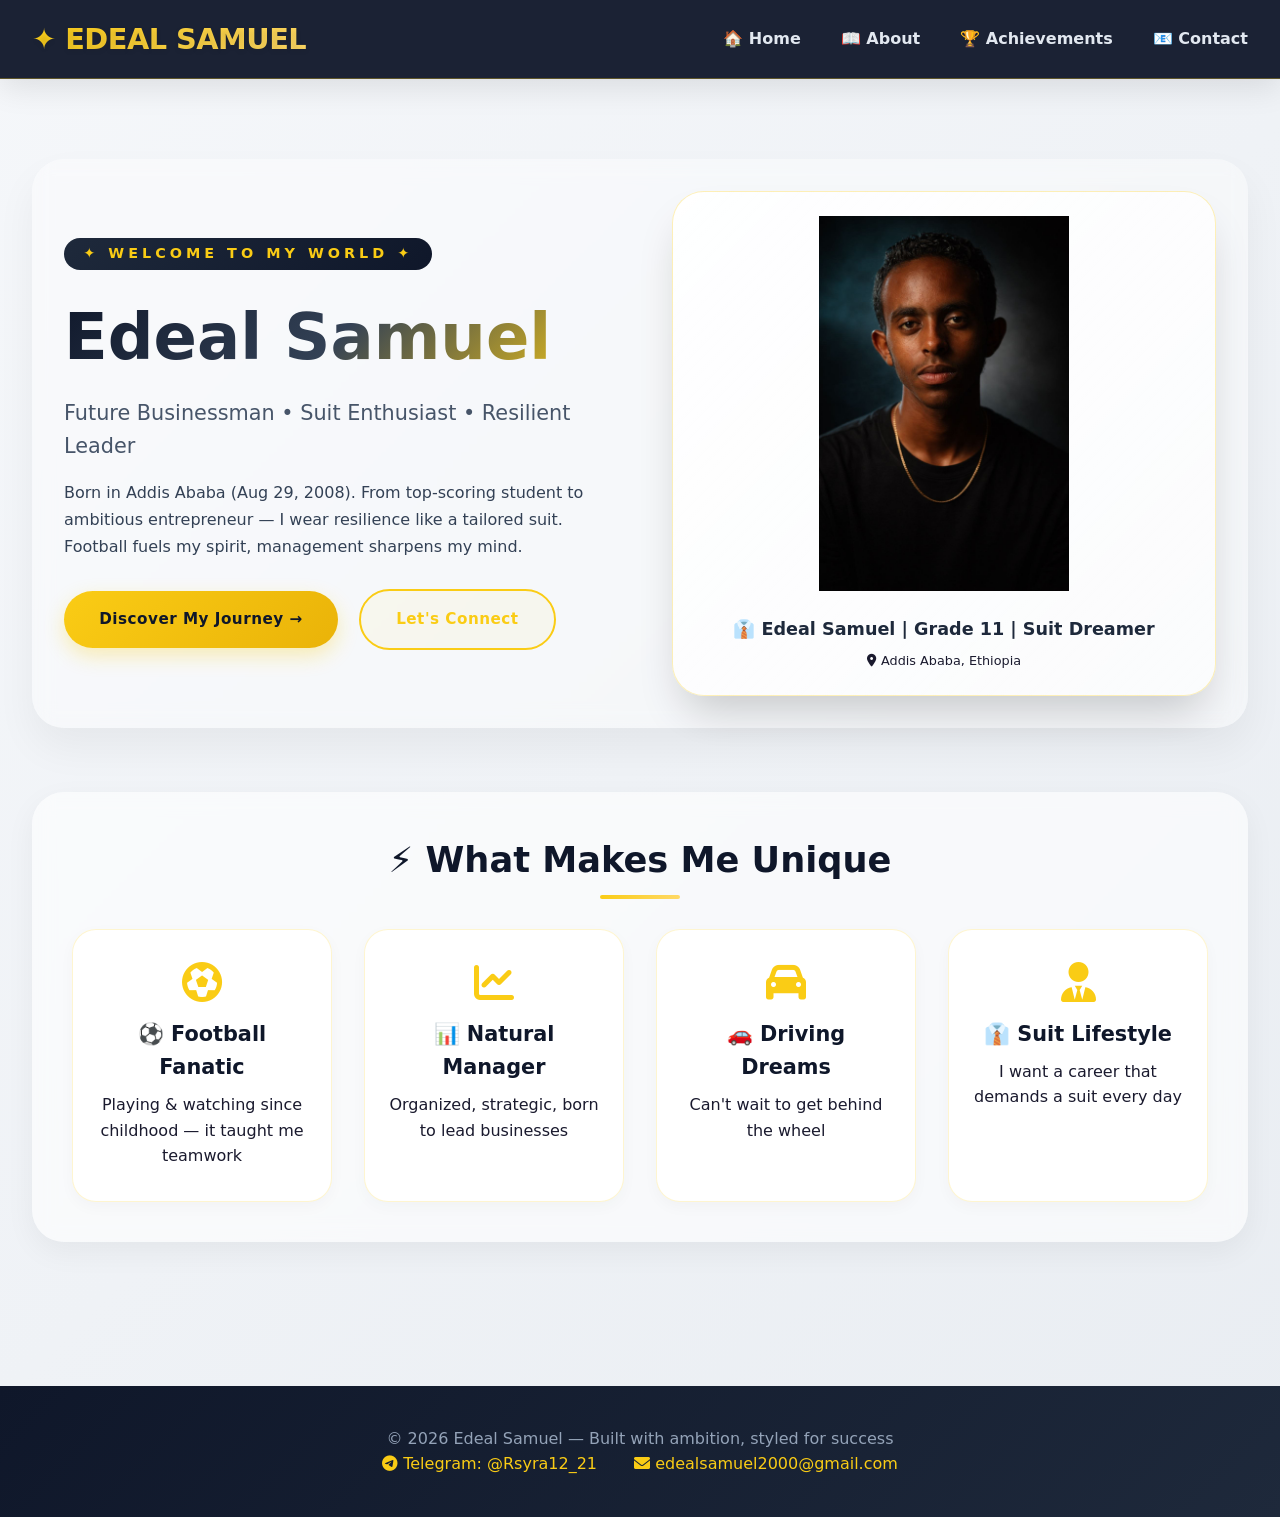
<file: index.html>
<!DOCTYPE html>
<html lang="en">
<head>
    <meta charset="UTF-8">
    <meta name="viewport" content="width=device-width, initial-scale=1.0">
    <title>Edeal Samuel | Aspiring Businessman in a Suit</title>
    <link rel="stylesheet" href="style.css">
    <link rel="stylesheet" href="https://cdnjs.cloudflare.com/ajax/libs/font-awesome/6.0.0-beta3/css/all.min.css">
</head>
<body>
    <nav class="navbar">
        <div class="nav-container">
            <div class="logo"><a href="index.html">✦ EDEAL SAMUEL</a></div>
            <ul class="nav-links">
                <li><a href="index.html" class="nav-item">🏠 Home</a></li>
                <li><a href="about.html" class="nav-item">📖 About</a></li>
                <li><a href="achievements.html" class="nav-item">🏆 Achievements</a></li>
                <li><a href="contact.html" class="nav-item">📧 Contact</a></li>
            </ul>
        </div>
    </nav>

    <main>
        <section class="hero">
            <div class="hero-grid">
                <div class="hero-text">
                    <span class="greeting">✦ WELCOME TO MY WORLD ✦</span>
                    <h1>Edeal Samuel</h1>
                    <p class="tagline">Future Businessman • Suit Enthusiast • Resilient Leader</p>
                    <p class="bio-short">Born in Addis Ababa (Aug 29, 2008). From top-scoring student to ambitious entrepreneur — I wear resilience like a tailored suit. Football fuels my spirit, management sharpens my mind.</p>
                    <a href="about.html" class="btn-primary">Discover My Journey →</a>
                    <a href="contact.html" class="btn-outline">Let's Connect</a>
                </div>
                <div class="hero-image">
                    <div class="photo-frame">
                        <img src="IMG_20260417_225014_917.jpg"style="width: 250px; height: auto;">
                        <div class="photo-caption">👔 Edeal Samuel | Grade 11 | Suit Dreamer</div>
                        <p style="font-size:0.8rem; margin-top:8px;"><i class="fas fa-map-marker-alt"></i> Addis Ababa, Ethiopia</p>
                    </div>
                </div>
            </div>
        </section>

        <section class="home-quick-facts">
            <div class="container">
                <h2>⚡ What Makes Me Unique</h2>
                <div class="facts-grid">
                    <div class="fact-card"><i class="fas fa-futbol"></i><h3>⚽ Football Fanatic</h3><p>Playing & watching since childhood — it taught me teamwork</p></div>
                    <div class="fact-card"><i class="fas fa-chart-line"></i><h3>📊 Natural Manager</h3><p>Organized, strategic, born to lead businesses</p></div>
                    <div class="fact-card"><i class="fas fa-car"></i><h3>🚗 Driving Dreams</h3><p>Can't wait to get behind the wheel</p></div>
                    <div class="fact-card"><i class="fas fa-user-tie"></i><h3>👔 Suit Lifestyle</h3><p>I want a career that demands a suit every day</p></div>
                </div>
            </div>
        </section>
    </main>

    <footer>
        <div class="footer-content">
            <p>© 2026 Edeal Samuel — Built with ambition, styled for success</p>
            <div class="social-links-footer">
                <a href="https://t.me/Rsyra12_21" target="_blank"><i class="fab fa-telegram"></i> Telegram: @Rsyra12_21</a>
                <a href="mailto:edealsamuel2000@gmail.com"><i class="fas fa-envelope"></i> edealsamuel2000@gmail.com</a>
            </div>
        </div>
    </footer>
</body>
</html>
</file>
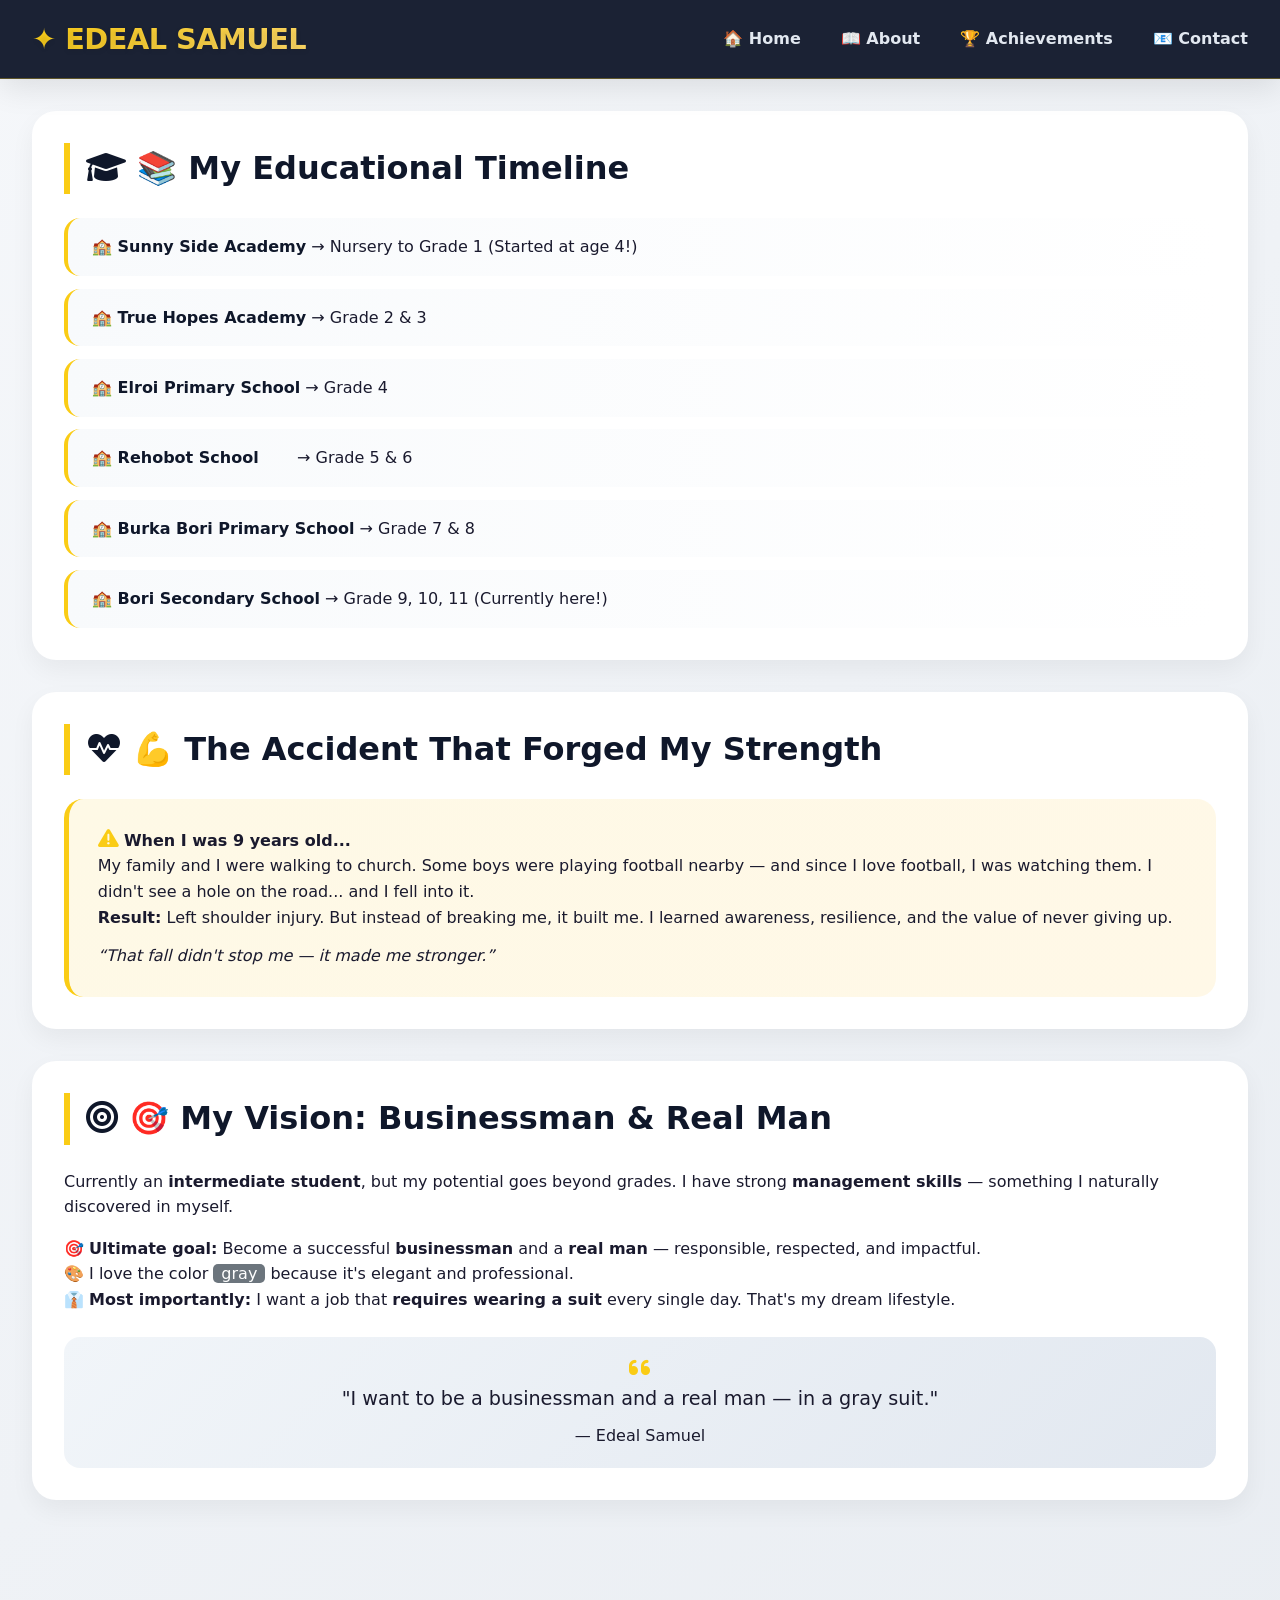
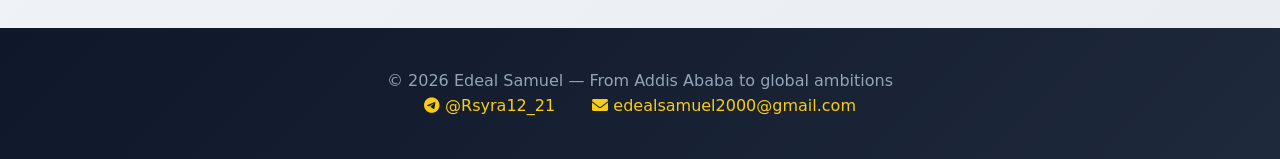
<file: about.html>
<!DOCTYPE html>
<html lang="en">
<head>
    <meta charset="UTF-8">
    <meta name="viewport" content="width=device-width, initial-scale=1.0">
    <title>Edeal Samuel | My Journey & Resilience</title>
    <link rel="stylesheet" href="style.css">
    <link rel="stylesheet" href="https://cdnjs.cloudflare.com/ajax/libs/font-awesome/6.0.0-beta3/css/all.min.css">
</head>
<body>
    <nav class="navbar">
        <div class="nav-container">
            <div class="logo"><a href="index.html">✦ EDEAL SAMUEL</a></div>
            <ul class="nav-links">
                <li><a href="index.html" class="nav-item">🏠 Home</a></li>
                <li><a href="about.html" class="nav-item">📖 About</a></li>
                <li><a href="achievements.html" class="nav-item">🏆 Achievements</a></li>
                <li><a href="contact.html" class="nav-item">📧 Contact</a></li>
            </ul>
        </div>
    </nav>

    <main>
        <div class="about-section">
            <h2><i class="fas fa-graduation-cap"></i> 📚 My Educational Timeline</h2>
            <div class="timeline">
                <div class="school-item"><strong>🏫 Sunny Side Academy</strong> → Nursery to Grade 1 (Started at age 4!)</div>
                <div class="school-item"><strong>🏫 True Hopes Academy</strong> → Grade 2 & 3</div>
                <div class="school-item"><strong>🏫 Elroi Primary School</strong> → Grade 4</div>
                <div class="school-item"><strong>🏫 Rehobot School</strong> → Grade 5 & 6</div>
                <div class="school-item"><strong>🏫 Burka Bori Primary School</strong> → Grade 7 & 8</div>
                <div class="school-item"><strong>🏫 Bori Secondary School</strong> → Grade 9, 10, 11 (Currently here!)</div>
            </div>
        </div>

        <div class="about-section">
            <h2><i class="fas fa-heartbeat"></i> 💪 The Accident That Forged My Strength</h2>
            <div class="accident-story">
                <p><i class="fas fa-exclamation-triangle" style="color:#facc15; font-size:1.3rem;"></i> <strong>When I was 9 years old...</strong></p>
                <p>My family and I were walking to church. Some boys were playing football nearby — and since I love football, I was watching them. I didn't see a hole on the road... and I fell into it.</p>
                <p><strong>Result:</strong> Left shoulder injury. But instead of breaking me, it built me. I learned awareness, resilience, and the value of never giving up.</p>
                <p style="margin-top: 0.8rem; font-style: italic;">“That fall didn't stop me — it made me stronger.”</p>
            </div>
        </div>

        <div class="about-section">
            <h2><i class="fas fa-bullseye"></i> 🎯 My Vision: Businessman & Real Man</h2>
            <p>Currently an <strong>intermediate student</strong>, but my potential goes beyond grades. I have strong <strong>management skills</strong> — something I naturally discovered in myself.</p>
            <p style="margin-top: 1rem;">🎯 <strong>Ultimate goal:</strong> Become a successful <strong>businessman</strong> and a <strong>real man</strong> — responsible, respected, and impactful.</p>
            <p>🎨 I love the color <span style="background:#6c757d; color:white; padding:0 8px; border-radius:5px;">gray</span> because it's elegant and professional.</p>
            <p>👔 <strong>Most importantly:</strong> I want a job that <strong>requires wearing a suit</strong> every single day. That's my dream lifestyle.</p>
            <div style="background:linear-gradient(135deg, #f1f5f9, #e2e8f0); border-radius: 1rem; padding: 1.2rem; margin-top: 1.5rem; text-align:center;">
                <i class="fas fa-quote-left" style="color:#facc15; font-size:1.5rem;"></i>
                <p style="font-size:1.2rem; font-weight:500;">"I want to be a businessman and a real man — in a gray suit."</p>
                <p style="margin-top:0.5rem;">— Edeal Samuel</p>
            </div>
        </div>
    </main>

    <footer>
        <div class="footer-content">
            <p>© 2026 Edeal Samuel — From Addis Ababa to global ambitions</p>
            <div class="social-links-footer">
                <a href="https://t.me/Rsyra12_21" target="_blank"><i class="fab fa-telegram"></i> @Rsyra12_21</a>
                <a href="mailto:edealsamuel2000@gmail.com"><i class="fas fa-envelope"></i> edealsamuel2000@gmail.com</a>
            </div>
        </div>
    </footer>
</body>
</html>
</file>
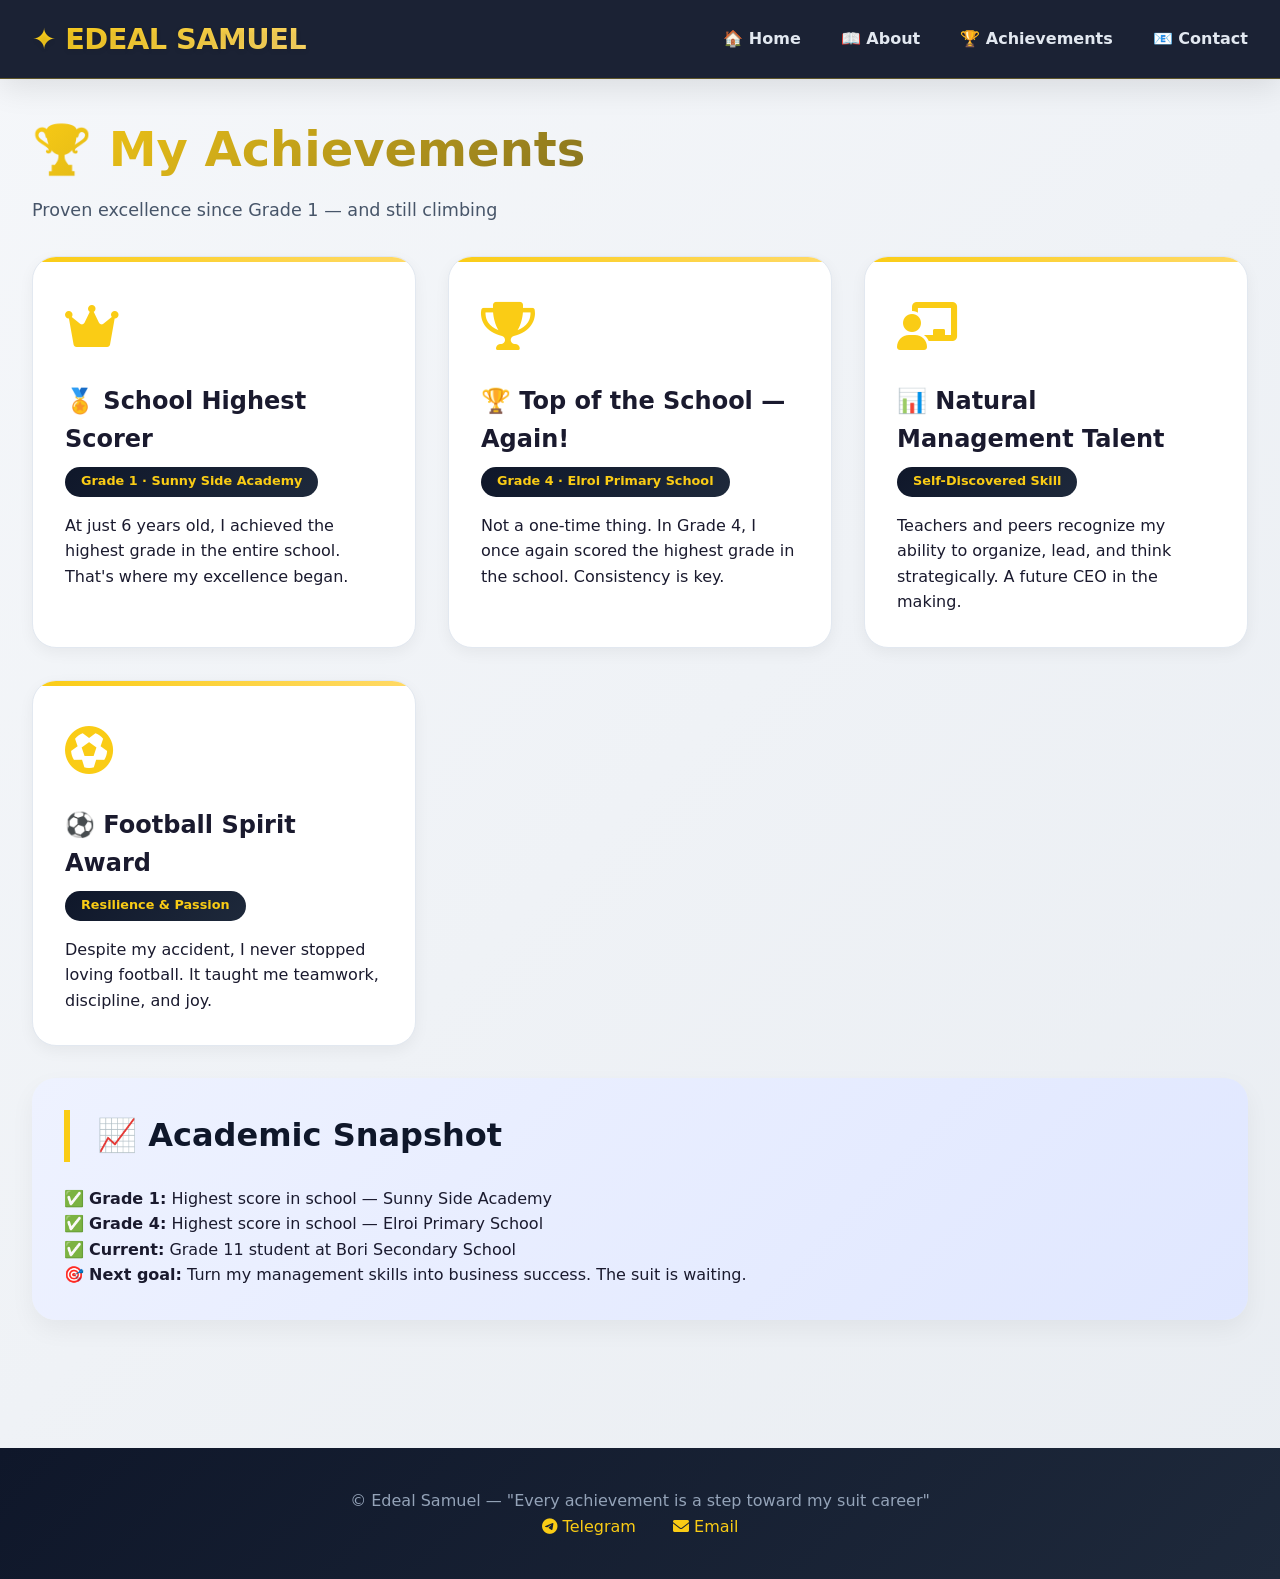
<file: achievements.html>
<!DOCTYPE html>
<html lang="en">
<head>
    <meta charset="UTF-8">
    <meta name="viewport" content="width=device-width, initial-scale=1.0">
    <title>Edeal Samuel | Academic Excellence & Honors</title>
    <link rel="stylesheet" href="style.css">
    <link rel="stylesheet" href="https://cdnjs.cloudflare.com/ajax/libs/font-awesome/6.0.0-beta3/css/all.min.css">
</head>
<body>
    <nav class="navbar">
        <div class="nav-container">
            <div class="logo"><a href="index.html">✦ EDEAL SAMUEL</a></div>
            <ul class="nav-links">
                <li><a href="index.html" class="nav-item">🏠 Home</a></li>
                <li><a href="about.html" class="nav-item">📖 About</a></li>
                <li><a href="achievements.html" class="nav-item">🏆 Achievements</a></li>
                <li><a href="contact.html" class="nav-item">📧 Contact</a></li>
            </ul>
        </div>
    </nav>

    <main>
        <h1 style="font-size: 3rem; margin-bottom: 0.5rem; background: linear-gradient(135deg, #facc15, #0f172a); -webkit-background-clip: text; background-clip: text; color: transparent;">🏆 My Achievements</h1>
        <p style="margin-bottom: 2rem; color: #475569; font-size: 1.1rem;">Proven excellence since Grade 1 — and still climbing</p>

        <div class="achievements-grid">
            <div class="achievement-card">
                <div class="achievement-icon"><i class="fas fa-crown"></i></div>
                <h3>🏅 School Highest Scorer</h3>
                <div class="grade-badge">Grade 1 · Sunny Side Academy</div>
                <p>At just 6 years old, I achieved the highest grade in the entire school. That's where my excellence began.</p>
            </div>

            <div class="achievement-card">
                <div class="achievement-icon"><i class="fas fa-trophy"></i></div>
                <h3>🏆 Top of the School — Again!</h3>
                <div class="grade-badge">Grade 4 · Elroi Primary School</div>
                <p>Not a one-time thing. In Grade 4, I once again scored the highest grade in the school. Consistency is key.</p>
            </div>

            <div class="achievement-card">
                <div class="achievement-icon"><i class="fas fa-chalkboard-user"></i></div>
                <h3>📊 Natural Management Talent</h3>
                <div class="grade-badge">Self-Discovered Skill</div>
                <p>Teachers and peers recognize my ability to organize, lead, and think strategically. A future CEO in the making.</p>
            </div>

            <div class="achievement-card">
                <div class="achievement-icon"><i class="fas fa-futbol"></i></div>
                <h3>⚽ Football Spirit Award</h3>
                <div class="grade-badge">Resilience & Passion</div>
                <p>Despite my accident, I never stopped loving football. It taught me teamwork, discipline, and joy.</p>
            </div>
        </div>

        <div class="about-section" style="background: linear-gradient(135deg, #eef2ff, #e0e7ff);">
            <h2><i class="fas fa-chart-simple"></i> 📈 Academic Snapshot</h2>
            <p>✅ <strong>Grade 1:</strong> Highest score in school — Sunny Side Academy</p>
            <p>✅ <strong>Grade 4:</strong> Highest score in school — Elroi Primary School</p>
            <p>✅ <strong>Current:</strong> Grade 11 student at Bori Secondary School</p>
            <p>🎯 <strong>Next goal:</strong> Turn my management skills into business success. The suit is waiting.</p>
        </div>
    </main>

    <footer>
        <div class="footer-content">
            <p>© Edeal Samuel — "Every achievement is a step toward my suit career"</p>
            <div class="social-links-footer">
                <a href="https://t.me/Rsyra12_21"><i class="fab fa-telegram"></i> Telegram</a>
                <a href="mailto:edealsamuel2000@gmail.com"><i class="fas fa-envelope"></i> Email</a>
            </div>
        </div>
    </footer>
</body>
</html>
</file>
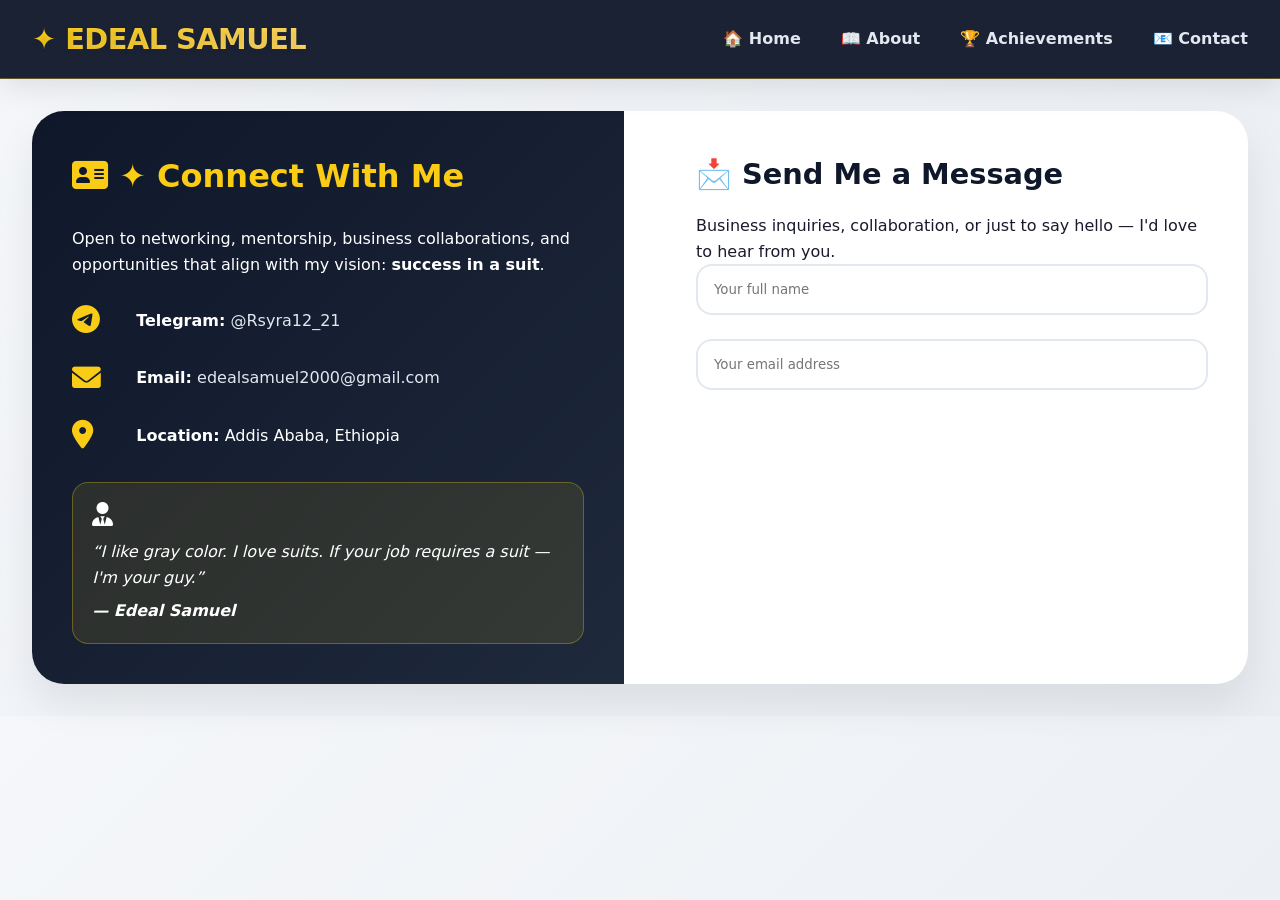
<file: contact.html>
<!DOCTYPE html>
<html lang="en">
<head>
    <meta charset="UTF-8">
    <meta name="viewport" content="width=device-width, initial-scale=1.0">
    <title>Edeal Samuel | Let's Connect & Collaborate</title>
    <link rel="stylesheet" href="style.css">
    <link rel="stylesheet" href="https://cdnjs.cloudflare.com/ajax/libs/font-awesome/6.0.0-beta3/css/all.min.css">
</head>
<body>
    <nav class="navbar">
        <div class="nav-container">
            <div class="logo"><a href="index.html">✦ EDEAL SAMUEL</a></div>
            <ul class="nav-links">
                <li><a href="index.html" class="nav-item">🏠 Home</a></li>
                <li><a href="about.html" class="nav-item">📖 About</a></li>
                <li><a href="achievements.html" class="nav-item">🏆 Achievements</a></li>
                <li><a href="contact.html" class="nav-item">📧 Contact</a></li>
            </ul>
        </div>
    </nav>

    <main>
        <div class="contact-wrapper">
            <div class="contact-info">
                <h2><i class="fas fa-address-card"></i> ✦ Connect With Me</h2>
                <p>Open to networking, mentorship, business collaborations, and opportunities that align with my vision: <strong>success in a suit</strong>.</p>
                <div class="contact-detail">
                    <i class="fab fa-telegram"></i>
                    <span><strong>Telegram:</strong> <a href="https://t.me/Rsyra12_21" target="_blank">@Rsyra12_21</a></span>
                </div>
                <div class="contact-detail">
                    <i class="fas fa-envelope"></i>
                    <span><strong>Email:</strong> <a href="mailto:edealsamuel2000@gmail.com">edealsamuel2000@gmail.com</a></span>
                </div>
                <div class="contact-detail">
                    <i class="fas fa-map-marker-alt"></i>
                    <span><strong>Location:</strong> Addis Ababa, Ethiopia</span>
                </div>
                <div class="suit-message">
                    <i class="fas fa-user-tie" style="font-size: 1.5rem;"></i>
                    <p style="margin-top: 0.5rem;">“I like gray color. I love suits. If your job requires a suit — I'm your guy.”</p>
                    <p style="margin-top: 0.5rem; font-weight: bold;">— Edeal Samuel</p>
                </div>
            </div>
            <div class="contact-form-side">
                <h3>📩 Send Me a Message</h3>
                <p>Business inquiries, collaboration, or just to say hello — I'd love to hear from you.</p>
                <form action="#" method="post">
                    <div class="form-group">
                        <input type="text" placeholder="Your full name" required>
                    </div>
                    <div class="form-group">
                        <input type="email" placeholder="Your email address" required>
                    </div>
                    <div class="form-group">
                        <textarea
</file>
<file: style.css>
/* style.css - Premium, Attractive Design for Edeal Samuel */
* {
    margin: 0;
    padding: 0;
    box-sizing: border-box;
}

body {
    font-family: 'Poppins', 'Inter', system-ui, -apple-system, sans-serif;
    background: linear-gradient(135deg, #f5f7fa 0%, #e9edf2 100%);
    color: #1a1a2e;
    line-height: 1.6;
}

@import url('https://fonts.googleapis.com/css2?family=Poppins:wght@300;400;500;600;700;800&display=swap');

/* Custom Scrollbar */
::-webkit-scrollbar {
    width: 10px;
}
::-webkit-scrollbar-track {
    background: #e0e0e0;
    border-radius: 10px;
}
::-webkit-scrollbar-thumb {
    background: linear-gradient(135deg, #facc15, #eab308);
    border-radius: 10px;
}

/* Navigation - Glassmorphism */
.navbar {
    background: rgba(15, 23, 42, 0.95);
    backdrop-filter: blur(15px);
    padding: 1rem 2rem;
    position: sticky;
    top: 0;
    z-index: 1000;
    box-shadow: 0 8px 32px rgba(0,0,0,0.1);
    border-bottom: 1px solid rgba(250, 204, 21, 0.3);
}

.nav-container {
    max-width: 1400px;
    margin: 0 auto;
    display: flex;
    justify-content: space-between;
    align-items: center;
    flex-wrap: wrap;
}

.logo a {
    color: #facc15;
    font-size: 1.8rem;
    font-weight: 800;
    text-decoration: none;
    letter-spacing: -0.5px;
    background: linear-gradient(135deg, #facc15, #ffd966);
    -webkit-background-clip: text;
    background-clip: text;
    color: transparent;
    text-shadow: 0 2px 5px rgba(0,0,0,0.1);
}

.logo a:hover {
    color: #ffffff;
    background: none;
    -webkit-background-clip: unset;
    background-clip: unset;
}

.nav-links {
    display: flex;
    gap: 2.5rem;
    list-style: none;
}

.nav-item {
    color: #e2e8f0;
    text-decoration: none;
    font-weight: 600;
    font-size: 1rem;
    padding: 0.5rem 0;
    transition: all 0.3s ease;
    position: relative;
}

.nav-item::after {
    content: '';
    position: absolute;
    bottom: 0;
    left: 0;
    width: 0;
    height: 3px;
    background: linear-gradient(90deg, #facc15, #ffd966);
    transition: width 0.3s ease;
    border-radius: 3px;
}

.nav-item:hover::after {
    width: 100%;
}

.nav-item:hover {
    color: #facc15;
}

/* Main Container */
main {
    max-width: 1400px;
    margin: 0 auto;
    padding: 2rem;
    min-height: 70vh;
}

/* Buttons - Premium Style */
.btn-primary, .btn-outline {
    display: inline-block;
    padding: 1rem 2.2rem;
    border-radius: 50px;
    text-decoration: none;
    font-weight: 700;
    transition: all 0.3s ease;
    margin-right: 1rem;
    font-size: 0.95rem;
    letter-spacing: 0.5px;
}

.btn-primary {
    background: linear-gradient(135deg, #facc15, #eab308);
    color: #0f172a;
    border: none;
    box-shadow: 0 8px 20px rgba(250, 204, 21, 0.3);
}

.btn-primary:hover {
    transform: translateY(-3px);
    box-shadow: 0 15px 30px rgba(250, 204, 21, 0.4);
}

.btn-outline {
    border: 2px solid #facc15;
    color: #facc15;
    background: rgba(250, 204, 21, 0.05);
}

.btn-outline:hover {
    background: #facc15;
    color: #0f172a;
    transform: translateY(-3px);
}

/* Home Page Hero - Premium Section */
.hero {
    margin: 3rem 0 4rem;
}

.hero-grid {
    display: grid;
    grid-template-columns: 1fr 1fr;
    gap: 4rem;
    align-items: center;
    background: rgba(255,255,255,0.4);
    backdrop-filter: blur(10px);
    border-radius: 2rem;
    padding: 2rem;
    box-shadow: 0 20px 40px rgba(0,0,0,0.05);
}

.greeting {
    font-size: 0.9rem;
    text-transform: uppercase;
    letter-spacing: 4px;
    color: #facc15;
    font-weight: 700;
    background: linear-gradient(135deg, #1e293b, #0f172a);
    display: inline-block;
    padding: 0.3rem 1.2rem;
    border-radius: 30px;
    margin-bottom: 0.5rem;
}

.hero-text h1 {
    font-size: 4rem;
    font-weight: 800;
    margin: 0.5rem 0 0.5rem;
    background: linear-gradient(135deg, #0f172a, #334155, #facc15);
    -webkit-background-clip: text;
    background-clip: text;
    color: transparent;
    animation: fadeInUp 0.6s ease;
}

.tagline {
    font-size: 1.3rem;
    color: #475569;
    margin-bottom: 1rem;
    font-weight: 500;
}

.bio-short {
    color: #334155;
    margin: 1rem 0 1.8rem;
    font-size: 1rem;
    line-height: 1.7;
}

/* Photo Frame - Premium */
.photo-frame {
    text-align: center;
    background: linear-gradient(135deg, rgba(255,255,255,0.9), rgba(255,255,255,0.6));
    padding: 1.5rem;
    border-radius: 2rem;
    box-shadow: 0 25px 45px -12px rgba(0,0,0,0.2);
    border: 1px solid rgba(250,204,21,0.3);
}

.profile-img {
    width: 300px;
    height: 300px;
    border-radius: 50%;
    object-fit: cover;
    border: 4px solid #facc15;
    box-shadow: 0 20px 30px rgba(0,0,0,0.15);
    transition: transform 0.4s ease;
}

.profile-img:hover {
    transform: scale(1.02);
}

.photo-caption {
    margin-top: 1rem;
    font-weight: 600;
    color: #1e293b;
    font-size: 1.1rem;
}

/* Quick Facts - Glass Cards */
.container {
    max-width: 1400px;
    margin: 0 auto;
}

.home-quick-facts {
    background: rgba(255,255,255,0.6);
    backdrop-filter: blur(10px);
    border-radius: 2rem;
    padding: 2.5rem;
    margin: 3rem 0;
    box-shadow: 0 10px 30px rgba(0,0,0,0.05);
}

.home-quick-facts h2 {
    text-align: center;
    margin-bottom: 2.5rem;
    font-size: 2.2rem;
    color: #0f172a;
    position: relative;
}

.home-quick-facts h2::after {
    content: '';
    position: absolute;
    bottom: -10px;
    left: 50%;
    transform: translateX(-50%);
    width: 80px;
    height: 4px;
    background: linear-gradient(90deg, #facc15, #ffd966);
    border-radius: 2px;
}

.facts-grid {
    display: grid;
    grid-template-columns: repeat(auto-fit, minmax(220px, 1fr));
    gap: 2rem;
}

.fact-card {
    background: white;
    padding: 2rem 1.5rem;
    text-align: center;
    border-radius: 1.5rem;
    transition: all 0.3s ease;
    border: 1px solid rgba(250,204,21,0.2);
    box-shadow: 0 5px 15px rgba(0,0,0,0.03);
}

.fact-card:hover {
    transform: translateY(-8px);
    border-color: #facc15;
    box-shadow: 0 20px 30px -12px rgba(250,204,21,0.2);
}

.fact-card i {
    font-size: 2.5rem;
    color: #facc15;
    margin-bottom: 1rem;
}

.fact-card h3 {
    margin-bottom: 0.5rem;
    color: #0f172a;
    font-size: 1.3rem;
}

/* ========== ABOUT PAGE ========== */
.about-section {
    background: white;
    border-radius: 1.5rem;
    padding: 2rem;
    margin-bottom: 2rem;
    box-shadow: 0 10px 25px rgba(0,0,0,0.05);
    transition: transform 0.3s ease;
}

.about-section:hover {
    transform: translateY(-3px);
}

.about-section h2 {
    font-size: 2rem;
    border-left: 6px solid #facc15;
    padding-left: 1rem;
    margin-bottom: 1.5rem;
    color: #0f172a;
}

.timeline {
    display: flex;
    flex-direction: column;
    gap: 0.8rem;
}

.school-item {
    background: linear-gradient(95deg, #f8fafc, #ffffff);
    padding: 1rem 1.5rem;
    border-radius: 1rem;
    font-weight: 500;
    border-left: 4px solid #facc15;
    transition: all 0.3s;
}

.school-item strong {
    color: #0f172a;
    min-width: 200px;
    display: inline-block;
}

.accident-story {
    background: linear-gradient(135deg, #fef9e6, #fff8e7);
    padding: 1.8rem;
    border-radius: 1.2rem;
    border-left: 5px solid #facc15;
    margin-top: 1rem;
}

/* ========== ACHIEVEMENTS PAGE ========== */
.achievements-grid {
    display: grid;
    grid-template-columns: repeat(auto-fill, minmax(320px, 1fr));
    gap: 2rem;
    margin: 2rem 0;
}

.achievement-card {
    background: white;
    border-radius: 1.5rem;
    padding: 2rem;
    transition: all 0.3s ease;
    border: 1px solid #e2e8f0;
    box-shadow: 0 5px 15px rgba(0,0,0,0.05);
    position: relative;
    overflow: hidden;
}

.achievement-card::before {
    content: '';
    position: absolute;
    top: 0;
    left: 0;
    width: 100%;
    height: 5px;
    background: linear-gradient(90deg, #facc15, #ffd966);
}

.achievement-card:hover {
    transform: translateY(-8px);
    box-shadow: 0 25px 35px -12px rgba(0,0,0,0.15);
}

.achievement-icon {
    font-size: 3rem;
    color: #facc15;
    margin-bottom: 1rem;
}

.achievement-card h3 {
    font-size: 1.5rem;
    margin-bottom: 0.5rem;
}

.achievement-card .grade-badge {
    background: linear-gradient(135deg, #0f172a, #1e293b);
    color: #facc15;
    display: inline-block;
    padding: 0.3rem 1rem;
    border-radius: 30px;
    font-size: 0.8rem;
    margin-bottom: 1rem;
    font-weight: 600;
}

/* ========== CONTACT PAGE ========== */
.contact-wrapper {
    display: grid;
    grid-template-columns: 1fr 1fr;
    gap: 2rem;
    background: white;
    border-radius: 2rem;
    overflow: hidden;
    box-shadow: 0 20px 40px rgba(0,0,0,0.08);
}

.contact-info {
    background: linear-gradient(135deg, #0f172a, #1e293b);
    padding: 2.5rem;
    color: white;
}

.contact-info h2 {
    color: #facc15;
    margin-bottom: 1.5rem;
    font-size: 2rem;
}

.contact-detail {
    margin: 1.8rem 0;
    display: flex;
    align-items: center;
    gap: 1.2rem;
}

.contact-detail i {
    font-size: 1.8rem;
    width: 45px;
    color: #facc15;
}

.contact-detail a {
    color: #e2e8f0;
    text-decoration: none;
    transition: 0.3s;
}

.contact-detail a:hover {
    color: #facc15;
}

.suit-message {
    margin-top: 2rem;
    background: rgba(250,204,21,0.1);
    padding: 1.2rem;
    border-radius: 1rem;
    font-style: italic;
    border: 1px solid rgba(250,204,21,0.3);
}

.contact-form-side {
    padding: 2.5rem;
}

.contact-form-side h3 {
    font-size: 1.8rem;
    margin-bottom: 1rem;
    color: #0f172a;
}

.form-group {
    margin-bottom: 1.5rem;
}

.form-group input, .form-group textarea {
    width: 100%;
    padding: 1rem;
    border: 2px solid #e2e8f0;
    border-radius: 1rem;
    font-family: inherit;
    transition: 0.3s;
}

.form-group input:focus, .form-group textarea:focus {
    outline: none;
    border-color: #facc15;
    box-shadow: 0 0 0 3px rgba(250,204,21,0.1);
}

.submit-btn {
    background: linear-gradient(135deg, #0f172a, #1e293b);
    color: white;
    padding: 1rem 2.5rem;
    border: none;
    border-radius: 50px;
    font-weight: 700;
    cursor: pointer;
    transition: 0.3s;
    font-size: 1rem;
}

.submit-btn:hover {
    background: linear-gradient(135deg, #facc15, #eab308);
    color: #0f172a;
    transform: translateY(-2px);
}

/* Footer */
footer {
    background: linear-gradient(135deg, #0f172a, #1e293b);
    color: #94a3b8;
    text-align: center;
    padding: 2.5rem;
    margin-top: 4rem;
}

.social-links-footer a {
    color: #facc15;
    text-decoration: none;
    margin: 0 1rem;
    transition: 0.3s;
}

.social-links-footer a:hover {
    color: white;
}

/* Animations */
@keyframes fadeInUp {
    from {
        opacity: 0;
        transform: translateY(30px);
    }
    to {
        opacity: 1;
        transform: translateY(0);
    }
}

/* Responsive */
@media (max-width: 900px) {
    .hero-grid, .contact-wrapper {
        grid-template-columns: 1fr;
    }
    .nav-links {
        width: 100%;
        justify-content: center;
        margin-top: 1rem;
        gap: 1.5rem;
        flex-wrap: wrap;
    }
    .hero-text h1 {
        font-size: 2.8rem;
    }
    .profile-img {
        width: 220px;
        height: 220px;
    }
    .facts-grid {
        grid-template-columns: 1fr 1fr;
    }
}

@media (max-width: 600px) {
    .facts-grid {
        grid-template-columns: 1fr;
    }
    main {
        padding: 1rem;
    }
}
</file>
